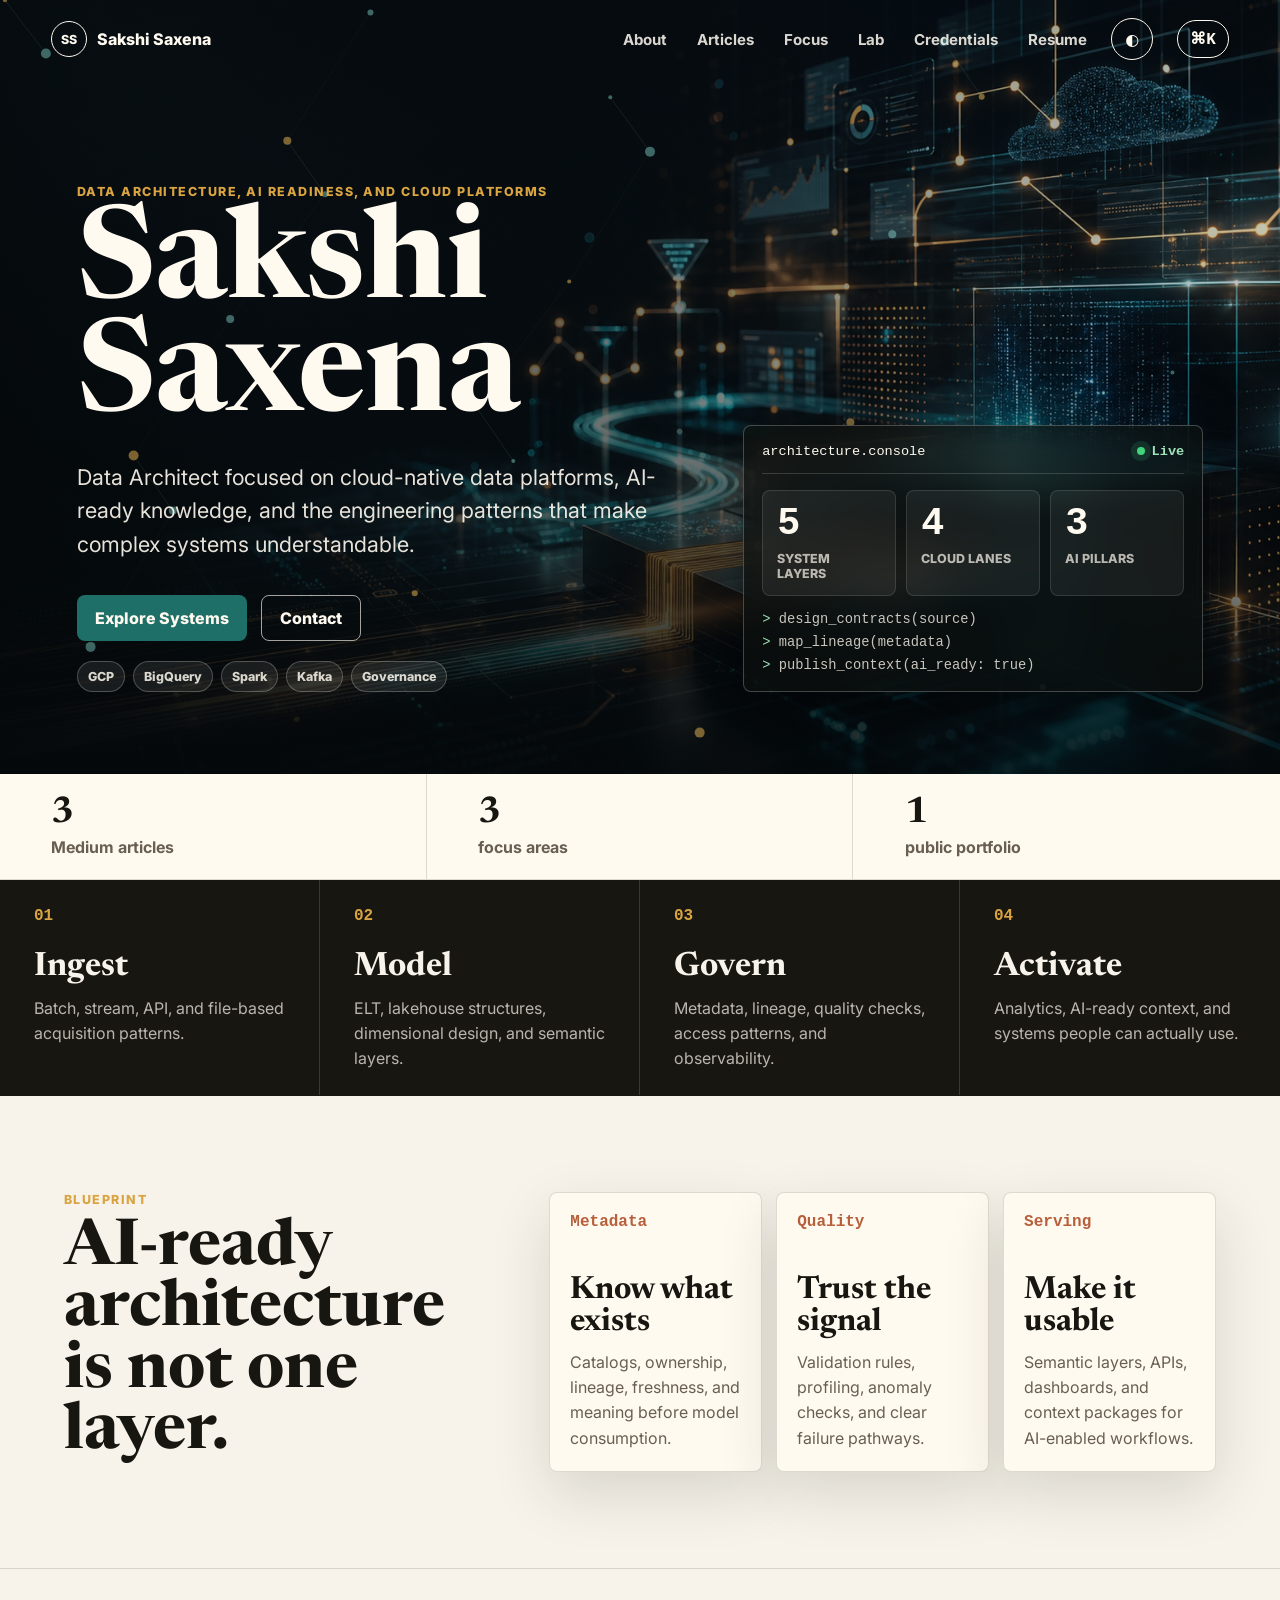
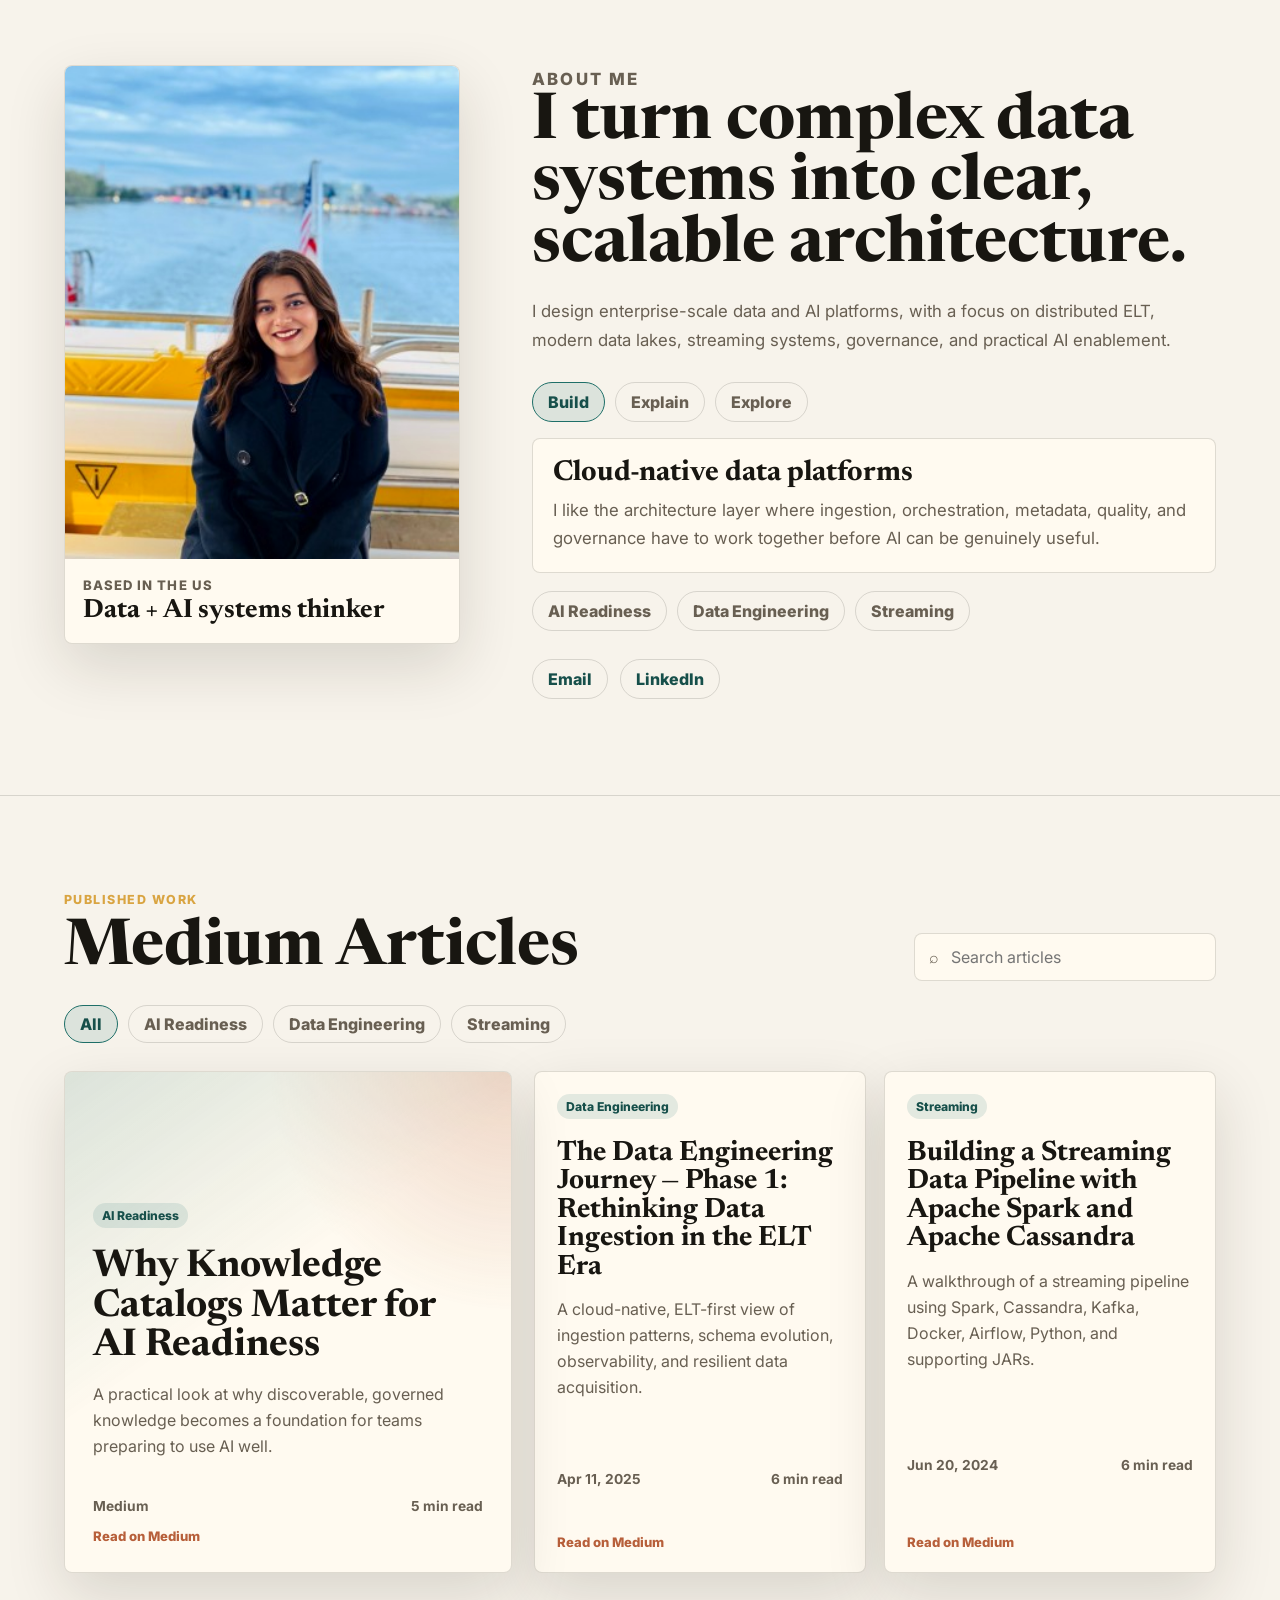
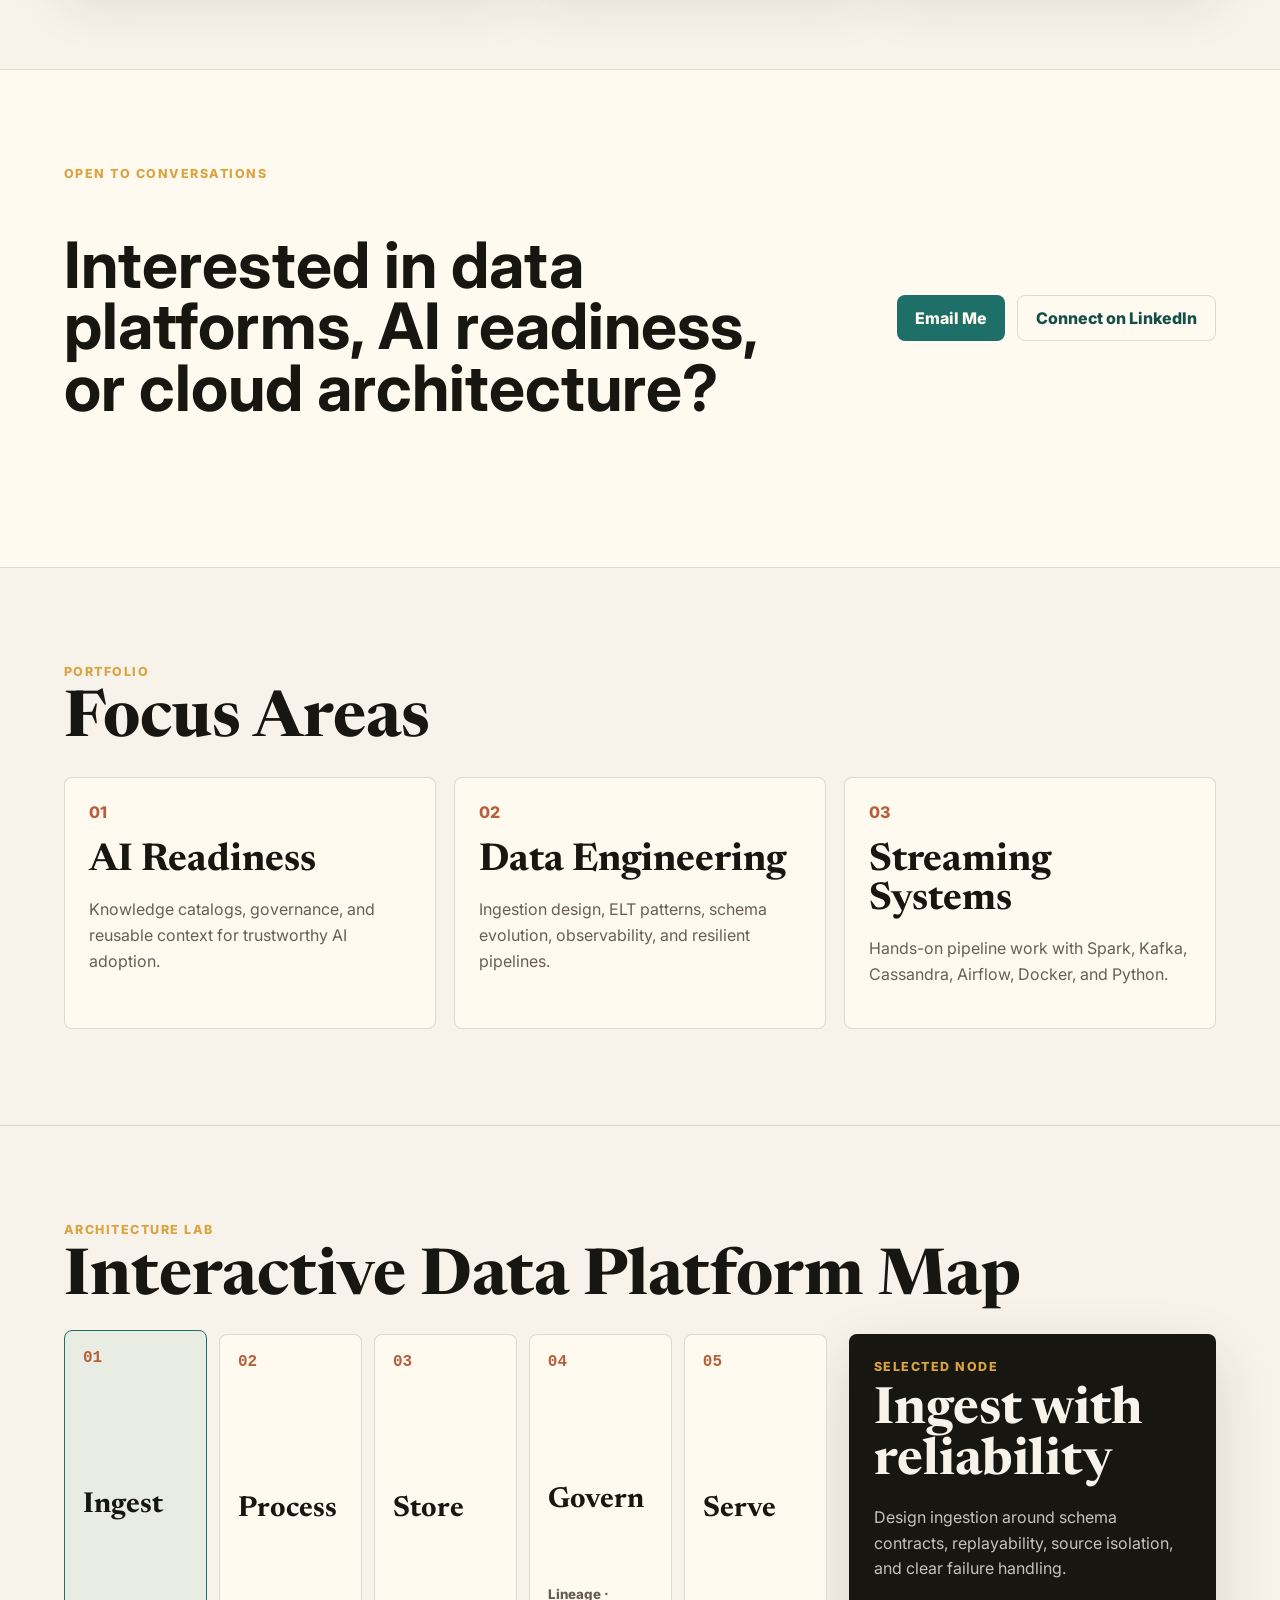
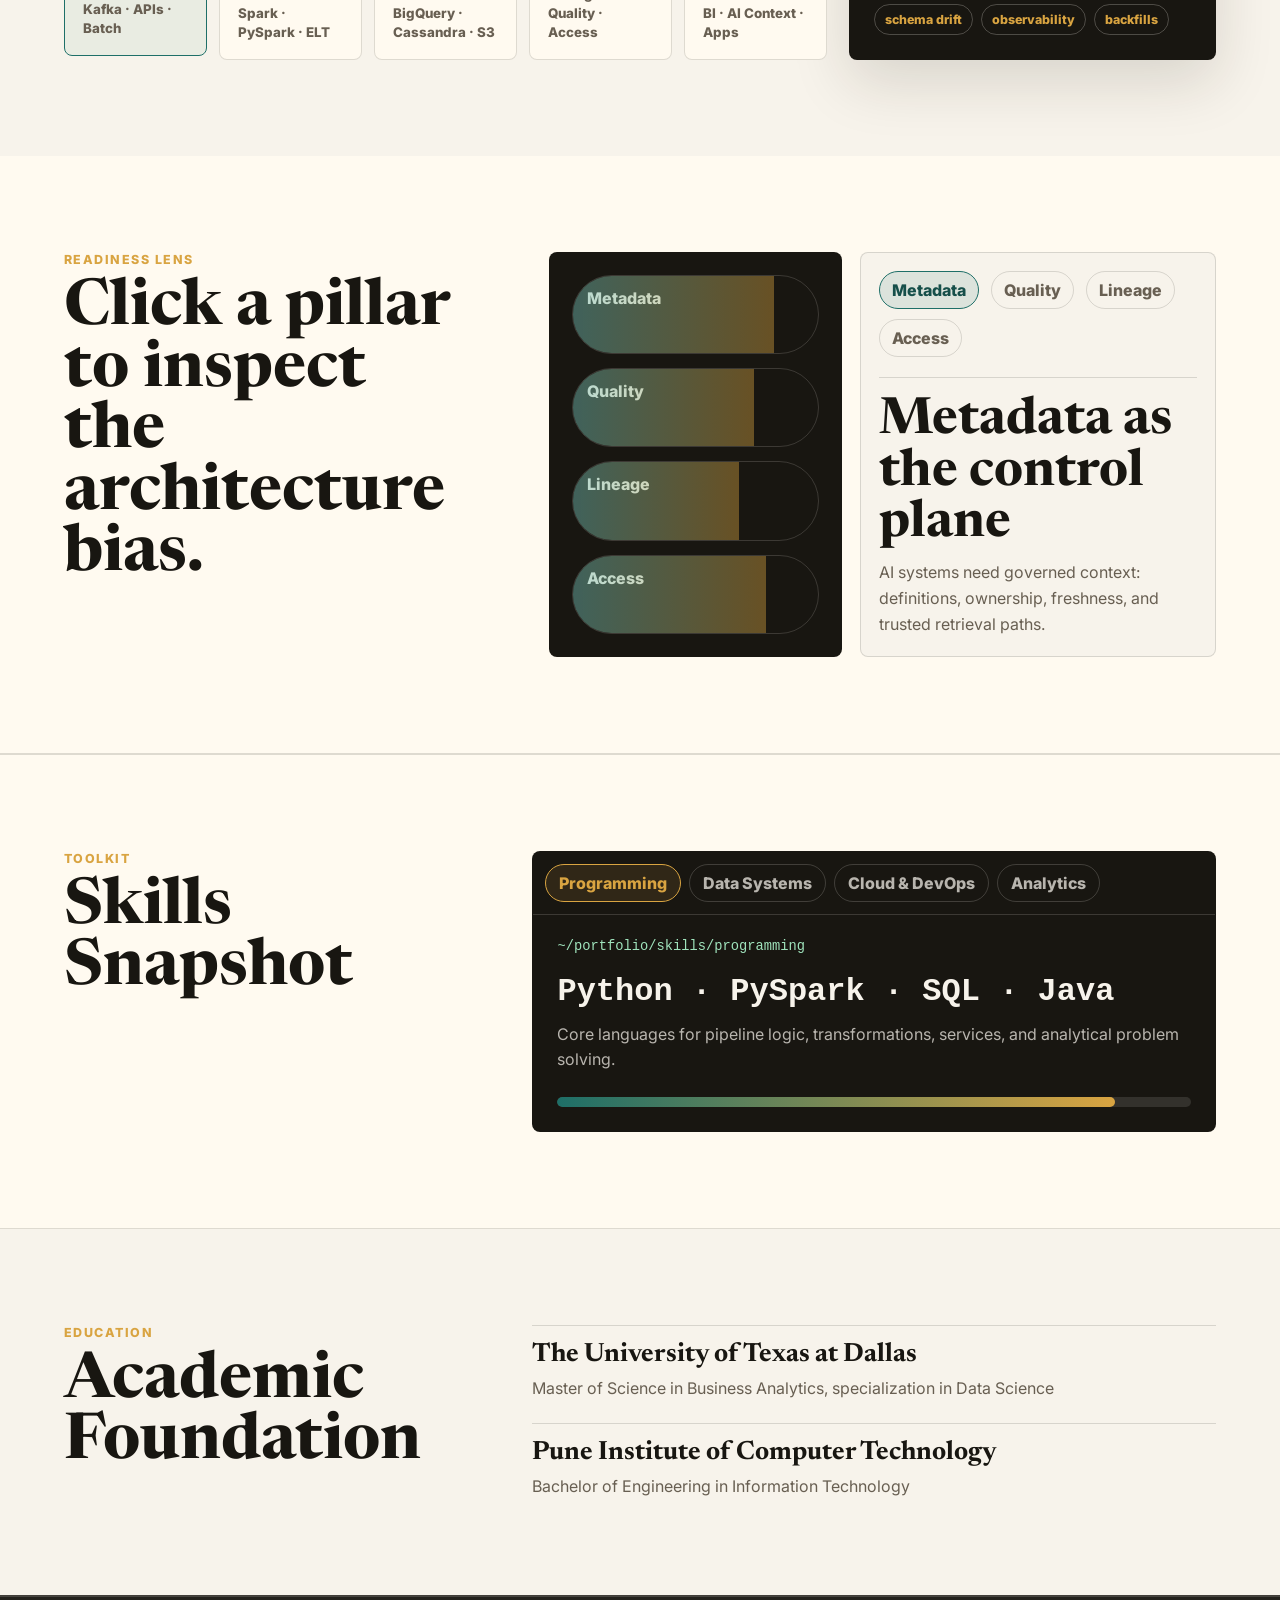
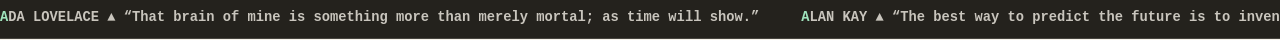
<file: index.html>
<!doctype html>
<html lang="en">
  <head>
    <meta charset="utf-8" />
    <meta name="viewport" content="width=device-width, initial-scale=1" />
    <title>Sakshi Saxena | Data Architect</title>
    <meta
      name="description"
      content="A personal portfolio for data architecture, AI readiness, streaming systems, and cloud-native data platforms by Sakshi Saxena."
    />
    <link rel="preconnect" href="https://fonts.googleapis.com" />
    <link rel="preconnect" href="https://fonts.gstatic.com" crossorigin />
    <link
      href="https://fonts.googleapis.com/css2?family=Inter:wght@400;500;600;700;800&family=Newsreader:opsz,wght@6..72,500;6..72,700&display=swap"
      rel="stylesheet"
    />
    <link rel="stylesheet" href="styles.css" />
  </head>
  <body>
    <header class="site-header" data-header>
      <a class="brand" href="#top" aria-label="Sakshi Saxena home">
        <span class="brand-mark">SS</span>
        <span>Sakshi Saxena</span>
      </a>
      <nav class="nav-links" aria-label="Primary navigation">
        <a href="#about">About</a>
        <a href="#articles">Articles</a>
        <a href="#focus">Focus</a>
        <a href="#lab">Lab</a>
        <a href="credentials.html">Credentials</a>
        <a href="assets/Sakshi_Saxena_resume_2026.pdf" target="_blank" rel="noopener">
          Resume
        </a>
      </nav>
      <button class="icon-button" type="button" data-theme-toggle aria-label="Toggle theme" title="Toggle theme">
        <span aria-hidden="true">◐</span>
      </button>
      <button class="command-button" type="button" data-command-open aria-label="Open command palette">
        <span>⌘K</span>
      </button>
    </header>

    <main id="top">
      <section class="hero" aria-labelledby="hero-title">
        <img
          class="hero-image"
          src="assets/data-architecture-hero.png"
          alt="Abstract cloud data architecture with connected pipelines and system nodes"
        />
        <canvas class="topology-canvas" data-topology aria-hidden="true"></canvas>
        <div class="hero-overlay"></div>
        <div class="hero-layout">
          <div class="hero-content">
            <p class="kicker">Data architecture, AI readiness, and cloud platforms</p>
            <h1 id="hero-title">Sakshi Saxena</h1>
            <p class="hero-copy">
              Data Architect focused on cloud-native data platforms, AI-ready knowledge, and the engineering patterns
              that make complex systems understandable.
            </p>
            <div class="hero-actions">
              <a class="primary-link" href="#lab">Explore Systems</a>
              <a class="ghost-link" href="mailto:sakshisaxena241097@gmail.com">Contact</a>
            </div>
            <div class="hero-badges" aria-label="Architecture strengths">
              <span>GCP</span>
              <span>BigQuery</span>
              <span>Spark</span>
              <span>Kafka</span>
              <span>Governance</span>
            </div>
          </div>
          <aside class="system-card" aria-label="Data platform signal monitor">
            <div class="system-card-header">
              <span>architecture.console</span>
              <span class="live-dot">Live</span>
            </div>
            <div class="signal-grid">
              <div>
                <strong data-count="5">0</strong>
                <span>system layers</span>
              </div>
              <div>
                <strong data-count="4">0</strong>
                <span>cloud lanes</span>
              </div>
              <div>
                <strong data-count="3">0</strong>
                <span>AI pillars</span>
              </div>
            </div>
            <div class="terminal-lines" aria-label="Architecture trace">
              <p><span>&gt;</span> design_contracts(source)</p>
              <p><span>&gt;</span> map_lineage(metadata)</p>
              <p><span>&gt;</span> publish_context(ai_ready: true)</p>
            </div>
          </aside>
        </div>
      </section>

      <section class="intro-strip" aria-label="Portfolio snapshot">
        <div>
          <span class="metric">3</span>
          <span>Medium articles</span>
        </div>
        <div>
          <span class="metric">3</span>
          <span>focus areas</span>
        </div>
        <div>
          <span class="metric">1</span>
          <span>public portfolio</span>
        </div>
      </section>

      <section class="tech-strip" aria-label="Technical operating model">
        <div>
          <span>01</span>
          <strong>Ingest</strong>
          <p>Batch, stream, API, and file-based acquisition patterns.</p>
        </div>
        <div>
          <span>02</span>
          <strong>Model</strong>
          <p>ELT, lakehouse structures, dimensional design, and semantic layers.</p>
        </div>
        <div>
          <span>03</span>
          <strong>Govern</strong>
          <p>Metadata, lineage, quality checks, access patterns, and observability.</p>
        </div>
        <div>
          <span>04</span>
          <strong>Activate</strong>
          <p>Analytics, AI-ready context, and systems people can actually use.</p>
        </div>
      </section>

      <section class="blueprint-section" aria-labelledby="blueprint-title">
        <div>
          <p class="kicker">Blueprint</p>
          <h2 id="blueprint-title">AI-ready architecture is not one layer.</h2>
        </div>
        <div class="blueprint-grid">
          <article>
            <span>Metadata</span>
            <h3>Know what exists</h3>
            <p>Catalogs, ownership, lineage, freshness, and meaning before model consumption.</p>
          </article>
          <article>
            <span>Quality</span>
            <h3>Trust the signal</h3>
            <p>Validation rules, profiling, anomaly checks, and clear failure pathways.</p>
          </article>
          <article>
            <span>Serving</span>
            <h3>Make it usable</h3>
            <p>Semantic layers, APIs, dashboards, and context packages for AI-enabled workflows.</p>
          </article>
        </div>
      </section>

      <section class="about-band" id="about" aria-labelledby="about-title">
        <div class="about-portrait-card">
          <img src="assets/sakshi-about.jpeg" alt="Sakshi Saxena smiling by the water" />
          <div class="portrait-caption">
            <span>Based in the US</span>
            <strong>Data + AI systems thinker</strong>
          </div>
        </div>
        <div class="about-copy">
          <p class="kicker">About Me</p>
          <h2 id="about-title">I turn complex data systems into clear, scalable architecture.</h2>
          <p>
            I design enterprise-scale data and AI platforms, with a focus on distributed ELT, modern data lakes,
            streaming systems, governance, and practical AI enablement.
          </p>
          <div class="about-tabs" role="tablist" aria-label="About Sakshi">
            <button class="about-tab is-active" type="button" data-about-tab="build">Build</button>
            <button class="about-tab" type="button" data-about-tab="explain">Explain</button>
            <button class="about-tab" type="button" data-about-tab="explore">Explore</button>
          </div>
          <div class="about-panel" data-about-panel>
            <h3>Cloud-native data platforms</h3>
            <p>
              I like the architecture layer where ingestion, orchestration, metadata, quality, and governance have to
              work together before AI can be genuinely useful.
            </p>
          </div>
          <div class="about-chips" aria-label="Portfolio themes">
            <button type="button" data-topic-jump="AI Readiness">AI Readiness</button>
            <button type="button" data-topic-jump="Data Engineering">Data Engineering</button>
            <button type="button" data-topic-jump="Streaming">Streaming</button>
          </div>
          <div class="contact-row" aria-label="Contact links">
            <a href="mailto:sakshisaxena241097@gmail.com">Email</a>
            <a href="https://www.linkedin.com/in/sakshisaxena24" target="_blank" rel="noopener">LinkedIn</a>
          </div>
        </div>
      </section>

      <section class="section-shell" id="articles" aria-labelledby="articles-title">
        <div class="section-heading">
          <div>
            <p class="kicker">Published work</p>
            <h2 id="articles-title">Medium Articles</h2>
          </div>
          <div class="article-tools">
            <label class="search-field">
              <span aria-hidden="true">⌕</span>
              <input data-search type="search" placeholder="Search articles" autocomplete="off" />
            </label>
          </div>
        </div>

        <div class="topic-tabs" role="tablist" aria-label="Article topics">
          <button class="topic-tab is-active" type="button" data-topic="All">All</button>
          <button class="topic-tab" type="button" data-topic="AI Readiness">AI Readiness</button>
          <button class="topic-tab" type="button" data-topic="Data Engineering">Data Engineering</button>
          <button class="topic-tab" type="button" data-topic="Streaming">Streaming</button>
        </div>

        <div class="featured-layout">
          <article class="featured-article" data-featured></article>
          <div class="article-grid" data-articles></div>
        </div>
      </section>

      <section class="signal-band" aria-labelledby="signal-title">
        <div>
          <p class="kicker">Open to conversations</p>
          <h2 id="signal-title">Interested in data platforms, AI readiness, or cloud architecture?</h2>
        </div>
        <div class="signal-actions">
          <a class="primary-link" href="mailto:sakshisaxena241097@gmail.com">Email Me</a>
          <a class="outline-link" href="https://www.linkedin.com/in/sakshisaxena24" target="_blank" rel="noopener">
            Connect on LinkedIn
          </a>
        </div>
      </section>

      <section class="section-shell work-section" id="focus" aria-labelledby="work-title">
        <div class="section-heading">
          <div>
            <p class="kicker">Portfolio</p>
            <h2 id="work-title">Focus Areas</h2>
          </div>
        </div>
        <div class="work-grid">
          <article class="work-item">
            <span>01</span>
            <h3>AI Readiness</h3>
            <p>Knowledge catalogs, governance, and reusable context for trustworthy AI adoption.</p>
          </article>
          <article class="work-item">
            <span>02</span>
            <h3>Data Engineering</h3>
            <p>Ingestion design, ELT patterns, schema evolution, observability, and resilient pipelines.</p>
          </article>
          <article class="work-item">
            <span>03</span>
            <h3>Streaming Systems</h3>
            <p>Hands-on pipeline work with Spark, Kafka, Cassandra, Airflow, Docker, and Python.</p>
          </article>
        </div>
      </section>

      <section class="lab-section" id="lab" aria-labelledby="lab-title">
        <div class="section-heading">
          <div>
            <p class="kicker">Architecture lab</p>
            <h2 id="lab-title">Interactive Data Platform Map</h2>
          </div>
        </div>
        <div class="lab-grid">
          <div class="pipeline-map" aria-label="Clickable data platform pipeline">
            <button class="pipeline-node is-active" type="button" data-node="ingest">
              <span>01</span>
              <strong>Ingest</strong>
              <small>Kafka · APIs · Batch</small>
            </button>
            <button class="pipeline-node" type="button" data-node="process">
              <span>02</span>
              <strong>Process</strong>
              <small>Spark · PySpark · ELT</small>
            </button>
            <button class="pipeline-node" type="button" data-node="store">
              <span>03</span>
              <strong>Store</strong>
              <small>BigQuery · Cassandra · S3</small>
            </button>
            <button class="pipeline-node" type="button" data-node="govern">
              <span>04</span>
              <strong>Govern</strong>
              <small>Lineage · Quality · Access</small>
            </button>
            <button class="pipeline-node" type="button" data-node="serve">
              <span>05</span>
              <strong>Serve</strong>
              <small>BI · AI Context · Apps</small>
            </button>
          </div>
          <article class="node-detail" data-node-detail>
            <p class="kicker">Selected node</p>
            <h3>Ingest with reliability</h3>
            <p>
              Design ingestion around schema contracts, replayability, source isolation, and clear failure handling.
            </p>
            <div class="detail-tags">
              <span>schema drift</span>
              <span>observability</span>
              <span>backfills</span>
            </div>
          </article>
        </div>
      </section>

      <section class="readiness-section" aria-labelledby="readiness-title">
        <div>
          <p class="kicker">Readiness lens</p>
          <h2 id="readiness-title">Click a pillar to inspect the architecture bias.</h2>
        </div>
        <div class="readiness-grid">
          <div class="readiness-radar" data-readiness-radar aria-label="AI readiness score visualization">
            <span style="--score: 82%">Metadata</span>
            <span style="--score: 74%">Quality</span>
            <span style="--score: 68%">Lineage</span>
            <span style="--score: 79%">Access</span>
          </div>
          <div class="readiness-panel">
            <button class="readiness-chip is-active" type="button" data-readiness="metadata">Metadata</button>
            <button class="readiness-chip" type="button" data-readiness="quality">Quality</button>
            <button class="readiness-chip" type="button" data-readiness="lineage">Lineage</button>
            <button class="readiness-chip" type="button" data-readiness="access">Access</button>
            <article data-readiness-detail>
              <h3>Metadata as the control plane</h3>
              <p>AI systems need governed context: definitions, ownership, freshness, and trusted retrieval paths.</p>
            </article>
          </div>
        </div>
      </section>

      <section class="skills-band" aria-labelledby="skills-title">
        <div>
          <p class="kicker">Toolkit</p>
          <h2 id="skills-title">Skills Snapshot</h2>
        </div>
        <div class="stack-console">
          <div class="stack-tabs" role="tablist" aria-label="Technology stack">
            <button class="stack-tab is-active" type="button" data-stack="programming">Programming</button>
            <button class="stack-tab" type="button" data-stack="systems">Data Systems</button>
            <button class="stack-tab" type="button" data-stack="cloud">Cloud & DevOps</button>
            <button class="stack-tab" type="button" data-stack="analytics">Analytics</button>
          </div>
          <div class="stack-panel" data-stack-panel>
            <p class="console-path">~/portfolio/skills/programming</p>
            <h3>Python · PySpark · SQL · Java</h3>
            <p>Core languages for pipeline logic, transformations, services, and analytical problem solving.</p>
            <div class="stack-meter" aria-hidden="true"><span style="width: 88%"></span></div>
          </div>
        </div>
      </section>

      <section class="education-band" aria-labelledby="education-title">
        <div>
          <p class="kicker">Education</p>
          <h2 id="education-title">Academic Foundation</h2>
        </div>
        <div class="education-list">
          <article>
            <h3>The University of Texas at Dallas</h3>
            <p>Master of Science in Business Analytics, specialization in Data Science</p>
          </article>
          <article>
            <h3>Pune Institute of Computer Technology</h3>
            <p>Bachelor of Engineering in Information Technology</p>
          </article>
        </div>
      </section>

    </main>

    <footer class="site-footer" aria-label="Footer">
      <div class="footer-tape" aria-label="Famous technology quote ticker">
        <div class="footer-tape-track" data-quote-ticker></div>
      </div>
    </footer>

    <aside class="reader" data-reader aria-hidden="true" aria-label="Article reader">
      <div class="reader-panel" role="dialog" aria-modal="true" aria-labelledby="reader-title">
        <button class="icon-button reader-close" type="button" data-reader-close aria-label="Close article" title="Close">
          <span aria-hidden="true">×</span>
        </button>
        <p class="reader-topic" data-reader-topic></p>
        <h2 id="reader-title" data-reader-title></h2>
        <p class="reader-meta" data-reader-meta></p>
        <div class="reader-body" data-reader-body></div>
      </div>
    </aside>

    <aside class="command-palette" data-command-palette aria-hidden="true" aria-label="Command palette">
      <div class="command-panel" role="dialog" aria-modal="true" aria-labelledby="command-title">
        <div class="command-header">
          <h2 id="command-title">Navigate Portfolio</h2>
          <button class="icon-button" type="button" data-command-close aria-label="Close command palette">×</button>
        </div>
        <div class="command-list">
          <button type="button" data-command-target="#about">About Me</button>
          <button type="button" data-command-target="#articles">Medium Articles</button>
          <button type="button" data-command-target="#focus">Focus Areas</button>
          <button type="button" data-command-target="#lab">Architecture Lab</button>
          <a href="credentials.html">Credentials Gallery</a>
          <a href="assets/Sakshi_Saxena_resume_2026.pdf" target="_blank" rel="noopener">
            Resume
          </a>
          <a href="mailto:sakshisaxena241097@gmail.com">Email Sakshi</a>
        </div>
      </div>
    </aside>

    <script src="script.js"></script>
  </body>
</html>
</file>
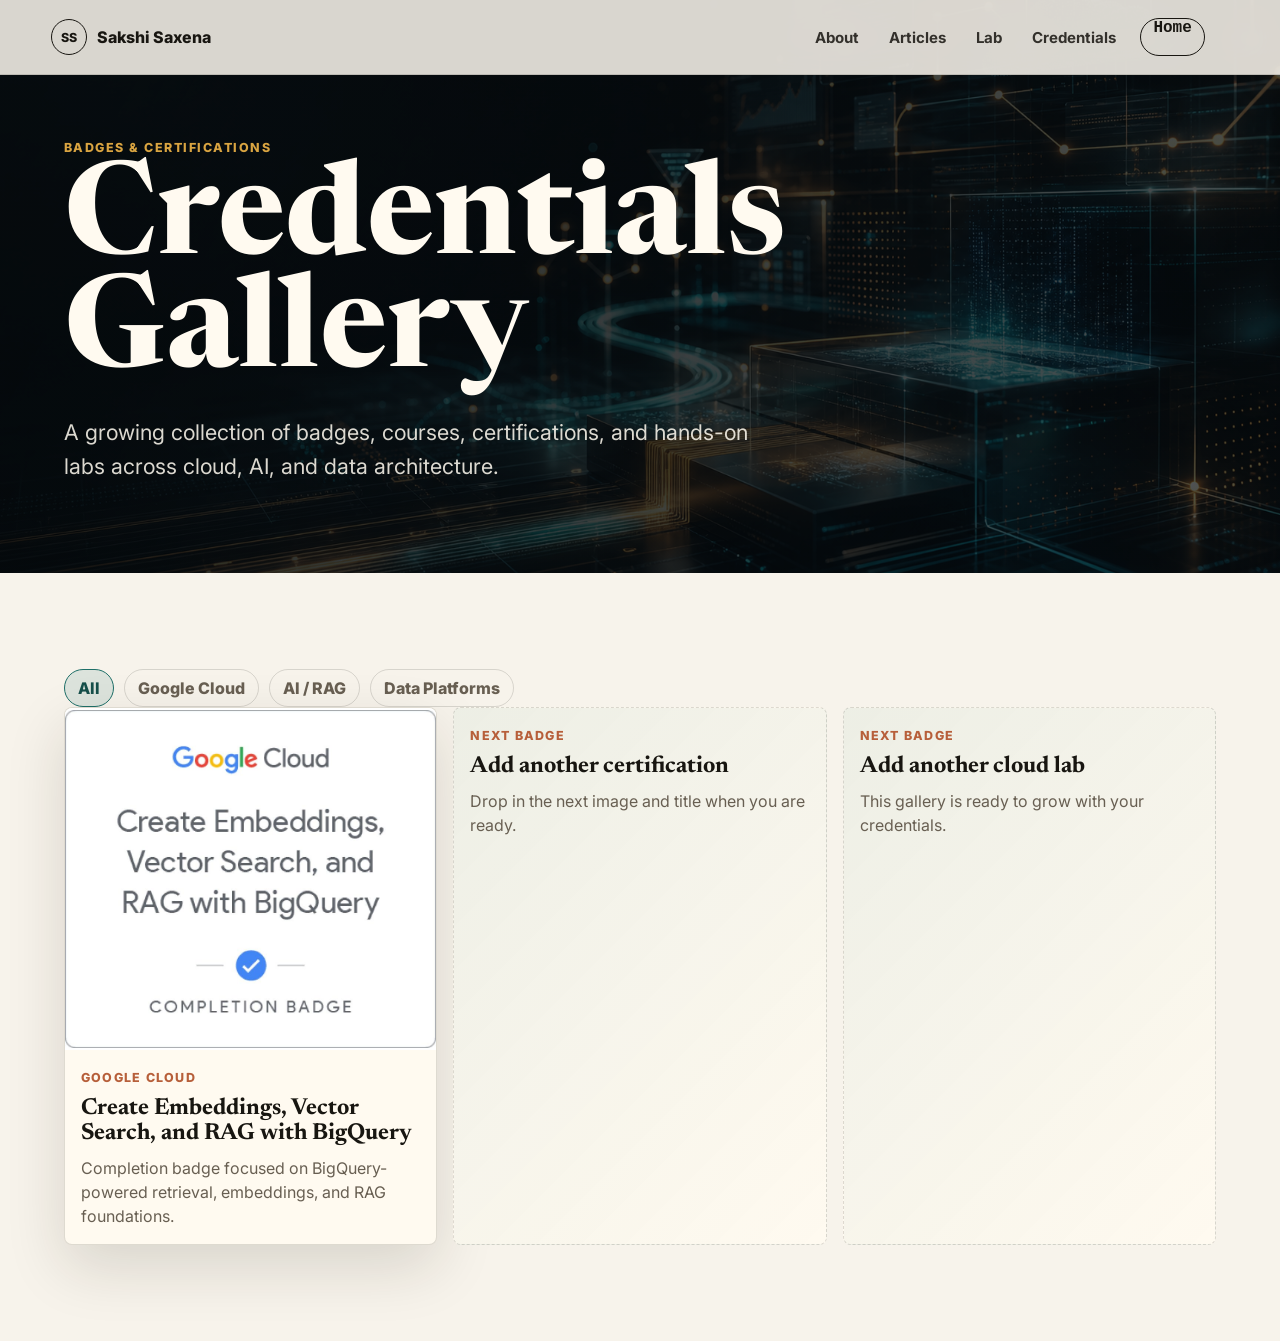
<file: credentials.html>
<!doctype html>
<html lang="en">
  <head>
    <meta charset="utf-8" />
    <meta name="viewport" content="width=device-width, initial-scale=1" />
    <title>Sakshi Saxena | Credentials</title>
    <meta
      name="description"
      content="Badges, certifications, and hands-on cloud, AI, and data architecture credentials for Sakshi Saxena."
    />
    <link rel="preconnect" href="https://fonts.googleapis.com" />
    <link rel="preconnect" href="https://fonts.gstatic.com" crossorigin />
    <link
      href="https://fonts.googleapis.com/css2?family=Inter:wght@400;500;600;700;800&family=Newsreader:opsz,wght@6..72,500;6..72,700&display=swap"
      rel="stylesheet"
    />
    <link rel="stylesheet" href="styles.css" />
  </head>
  <body>
    <header class="site-header is-scrolled">
      <a class="brand" href="index.html" aria-label="Back to Sakshi Saxena home">
        <span class="brand-mark">SS</span>
        <span>Sakshi Saxena</span>
      </a>
      <nav class="nav-links" aria-label="Credentials navigation">
        <a href="index.html#about">About</a>
        <a href="index.html#articles">Articles</a>
        <a href="index.html#lab">Lab</a>
        <a href="credentials.html">Credentials</a>
      </nav>
      <a class="command-button" href="index.html">Home</a>
    </header>

    <main>
      <section class="credentials-hero" aria-labelledby="credentials-title">
        <p class="kicker">Badges & Certifications</p>
        <h1 id="credentials-title">Credentials Gallery</h1>
        <p>
          A growing collection of badges, courses, certifications, and hands-on labs across cloud, AI, and data
          architecture.
        </p>
      </section>

      <section class="credentials-page-section" aria-label="Credential gallery">
        <div class="credential-toolbar" aria-label="Credential filters">
          <button class="credential-filter is-active" type="button">All</button>
          <button class="credential-filter" type="button">Google Cloud</button>
          <button class="credential-filter" type="button">AI / RAG</button>
          <button class="credential-filter" type="button">Data Platforms</button>
        </div>
        <div class="badge-gallery">
          <article class="badge-tile">
            <img
              src="assets/google-cloud-rag-bigquery-badge.jpeg"
              alt="Google Cloud completion badge for Create Embeddings, Vector Search, and RAG with BigQuery"
            />
            <div>
              <span>Google Cloud</span>
              <h3>Create Embeddings, Vector Search, and RAG with BigQuery</h3>
              <p>Completion badge focused on BigQuery-powered retrieval, embeddings, and RAG foundations.</p>
            </div>
          </article>
          <article class="badge-tile badge-placeholder">
            <div>
              <span>Next Badge</span>
              <h3>Add another certification</h3>
              <p>Drop in the next image and title when you are ready.</p>
            </div>
          </article>
          <article class="badge-tile badge-placeholder">
            <div>
              <span>Next Badge</span>
              <h3>Add another cloud lab</h3>
              <p>This gallery is ready to grow with your credentials.</p>
            </div>
          </article>
        </div>
      </section>
    </main>
  </body>
</html>
</file>
<file: styles.css>
:root {
  color-scheme: light;
  --bg: #f7f3eb;
  --bg-strong: #fffaf0;
  --ink: #181611;
  --muted: #685f52;
  --line: rgba(24, 22, 17, 0.14);
  --accent: #1e6f68;
  --accent-strong: #164f4a;
  --clay: #b75f3a;
  --gold: #d9a441;
  --shadow: 0 22px 60px rgba(38, 29, 17, 0.14);
  --radius: 8px;
}

[data-theme="dark"] {
  color-scheme: dark;
  --bg: #151513;
  --bg-strong: #20201c;
  --ink: #f7f1e6;
  --muted: #bdb2a4;
  --line: rgba(247, 241, 230, 0.16);
  --accent: #70bdb3;
  --accent-strong: #a0d8cf;
  --clay: #d8845f;
  --gold: #e4bd62;
  --shadow: 0 22px 60px rgba(0, 0, 0, 0.28);
}

* {
  box-sizing: border-box;
}

html {
  scroll-behavior: smooth;
}

body {
  margin: 0;
  background: var(--bg);
  color: var(--ink);
  font-family: Inter, system-ui, sans-serif;
}

button,
input,
select,
textarea {
  font: inherit;
}

a {
  color: inherit;
  text-decoration: none;
}

.site-header {
  position: fixed;
  top: 0;
  left: 0;
  right: 0;
  z-index: 20;
  display: grid;
  grid-template-columns: 1fr auto auto auto;
  align-items: center;
  gap: 24px;
  padding: 18px clamp(18px, 4vw, 56px);
  color: #fffaf0;
  transition: background 180ms ease, color 180ms ease, border-color 180ms ease;
}

.site-header.is-scrolled {
  background: color-mix(in srgb, var(--bg) 88%, transparent);
  border-bottom: 1px solid var(--line);
  color: var(--ink);
  backdrop-filter: blur(18px);
}

.brand {
  display: inline-flex;
  align-items: center;
  gap: 10px;
  font-weight: 800;
}

.brand-mark {
  display: inline-grid;
  width: 36px;
  height: 36px;
  place-items: center;
  border: 1px solid currentColor;
  border-radius: 50%;
  font-size: 0.78rem;
  letter-spacing: 0;
}

.nav-links {
  display: flex;
  gap: clamp(14px, 3vw, 30px);
  font-size: 0.94rem;
  font-weight: 700;
}

.nav-links a {
  opacity: 0.86;
}

.nav-links a:hover {
  opacity: 1;
}

.icon-button {
  display: inline-grid;
  width: 42px;
  height: 42px;
  place-items: center;
  border: 1px solid currentColor;
  border-radius: 50%;
  background: transparent;
  color: inherit;
  cursor: pointer;
}

.command-button {
  min-height: 38px;
  border: 1px solid currentColor;
  border-radius: 999px;
  background: transparent;
  color: inherit;
  cursor: pointer;
  padding: 0 12px;
  font-family: ui-monospace, SFMono-Regular, Menlo, monospace;
  font-weight: 800;
}

.hero {
  position: relative;
  min-height: 86vh;
  display: grid;
  align-items: end;
  overflow: hidden;
  padding: 130px clamp(20px, 6vw, 86px) 82px;
}

.hero-image,
.topology-canvas,
.hero-overlay {
  position: absolute;
  inset: 0;
}

.hero-image {
  width: 100%;
  height: 100%;
  object-fit: cover;
}

.hero-overlay {
  background:
    linear-gradient(90deg, rgba(4, 8, 10, 0.9), rgba(4, 8, 10, 0.56) 48%, rgba(4, 8, 10, 0.22)),
    linear-gradient(0deg, rgba(4, 8, 10, 0.76), transparent 46%);
}

.topology-canvas {
  z-index: 1;
  width: 100%;
  height: 100%;
  opacity: 0.72;
  mix-blend-mode: screen;
}

.hero-content {
  position: relative;
  width: min(760px, 100%);
  color: #fffaf0;
}

.hero-layout {
  position: relative;
  z-index: 2;
  display: grid;
  grid-template-columns: minmax(0, 1fr) minmax(320px, 460px);
  gap: clamp(24px, 5vw, 64px);
  align-items: end;
  width: 100%;
}

.system-card {
  border: 1px solid rgba(255, 250, 240, 0.24);
  border-radius: var(--radius);
  background: rgba(12, 16, 15, 0.72);
  color: #fffaf0;
  padding: 18px;
  box-shadow: 0 28px 80px rgba(0, 0, 0, 0.36);
  backdrop-filter: blur(18px);
}

.system-card-header {
  display: flex;
  align-items: center;
  justify-content: space-between;
  gap: 16px;
  border-bottom: 1px solid rgba(255, 250, 240, 0.16);
  padding-bottom: 14px;
  font-family: ui-monospace, SFMono-Regular, Menlo, monospace;
  font-size: 0.85rem;
}

.live-dot {
  display: inline-flex;
  align-items: center;
  gap: 7px;
  color: #9fe3bc;
  font-weight: 800;
}

.live-dot::before {
  content: "";
  width: 8px;
  height: 8px;
  border-radius: 50%;
  background: #42d47d;
  box-shadow: 0 0 0 6px rgba(66, 212, 125, 0.14);
}

.signal-grid {
  display: grid;
  grid-template-columns: repeat(3, 1fr);
  gap: 10px;
  margin-top: 16px;
}

.signal-grid div {
  border: 1px solid rgba(255, 250, 240, 0.12);
  border-radius: var(--radius);
  padding: 14px;
  background: rgba(255, 250, 240, 0.06);
}

.signal-grid strong {
  display: block;
  font-family: ui-monospace, SFMono-Regular, Menlo, monospace;
  font-size: clamp(1.7rem, 3vw, 2.4rem);
  line-height: 1;
}

.signal-grid span {
  display: block;
  margin-top: 8px;
  color: rgba(255, 250, 240, 0.7);
  font-size: 0.78rem;
  font-weight: 800;
  text-transform: uppercase;
}

.terminal-lines {
  display: grid;
  gap: 8px;
  margin-top: 16px;
  font-family: ui-monospace, SFMono-Regular, Menlo, monospace;
  font-size: 0.86rem;
}

.terminal-lines p {
  margin: 0;
  color: rgba(255, 250, 240, 0.78);
}

.terminal-lines span {
  color: #9fe3bc;
}

.kicker {
  margin: 0 0 12px;
  color: var(--gold);
  font-size: 0.78rem;
  font-weight: 800;
  letter-spacing: 0.12em;
  text-transform: uppercase;
}

.hero h1,
.section-heading h2,
.about-band h2,
.compose-copy h2,
.skills-band h2,
.education-band h2 {
  margin: 0;
  font-family: Newsreader, Georgia, serif;
  font-weight: 700;
  letter-spacing: 0;
}

.hero h1 {
  font-size: clamp(4rem, 10vw, 9.5rem);
  line-height: 0.88;
}

.hero-copy {
  max-width: 620px;
  margin: 24px 0 0;
  color: rgba(255, 250, 240, 0.9);
  font-size: clamp(1.1rem, 2vw, 1.35rem);
  line-height: 1.55;
}

.hero-actions {
  display: flex;
  flex-wrap: wrap;
  gap: 14px;
  margin-top: 34px;
}

.hero-badges {
  display: flex;
  flex-wrap: wrap;
  gap: 8px;
  margin-top: 20px;
}

.hero-badges span {
  border: 1px solid rgba(255, 250, 240, 0.24);
  border-radius: 999px;
  background: rgba(255, 250, 240, 0.08);
  padding: 7px 10px;
  color: rgba(255, 250, 240, 0.84);
  font-size: 0.78rem;
  font-weight: 800;
}

.primary-link,
.ghost-link,
.outline-link,
.primary-button {
  display: inline-flex;
  min-height: 46px;
  align-items: center;
  justify-content: center;
  border-radius: var(--radius);
  padding: 0 18px;
  font-weight: 800;
}

.primary-link,
.primary-button {
  border: 0;
  background: var(--accent);
  color: #fffaf0;
  cursor: pointer;
}

.primary-link:hover,
.primary-button:hover {
  background: var(--accent-strong);
}

.ghost-link {
  border: 1px solid rgba(255, 250, 240, 0.64);
  color: #fffaf0;
}

.outline-link {
  border: 1px solid var(--line);
  color: var(--accent-strong);
}

.outline-link:hover {
  border-color: var(--accent);
  background: color-mix(in srgb, var(--accent) 12%, transparent);
}

.intro-strip {
  display: grid;
  grid-template-columns: repeat(3, 1fr);
  border-bottom: 1px solid var(--line);
  background: var(--bg-strong);
}

.intro-strip div {
  display: grid;
  gap: 4px;
  padding: 22px clamp(18px, 4vw, 56px);
  border-right: 1px solid var(--line);
  color: var(--muted);
  font-weight: 700;
}

.intro-strip div:last-child {
  border-right: 0;
}

.metric {
  color: var(--ink);
  font-family: Newsreader, Georgia, serif;
  font-size: 2.3rem;
  line-height: 1;
}

.tech-strip {
  display: grid;
  grid-template-columns: repeat(4, 1fr);
  border-bottom: 1px solid var(--line);
  background: var(--ink);
  color: var(--bg);
}

.blueprint-section,
.readiness-section {
  display: grid;
  grid-template-columns: 0.62fr 1fr;
  gap: clamp(24px, 6vw, 72px);
  padding: clamp(56px, 8vw, 96px) clamp(18px, 5vw, 72px);
  border-bottom: 1px solid var(--line);
}

.blueprint-section h2,
.readiness-section h2 {
  margin: 0;
  font-family: Newsreader, Georgia, serif;
  font-size: clamp(2.4rem, 5vw, 5rem);
  line-height: 0.96;
  letter-spacing: 0;
}

.blueprint-grid {
  display: grid;
  grid-template-columns: repeat(3, minmax(0, 1fr));
  gap: 14px;
}

.blueprint-grid article {
  min-height: 280px;
  display: grid;
  align-content: space-between;
  border: 1px solid var(--line);
  border-radius: var(--radius);
  background: var(--bg-strong);
  padding: 20px;
  box-shadow: var(--shadow);
  transition: transform 180ms ease, border-color 180ms ease;
}

.blueprint-grid article:hover {
  transform: translateY(-4px);
  border-color: var(--accent);
}

.blueprint-grid span {
  color: var(--clay);
  font-family: ui-monospace, SFMono-Regular, Menlo, monospace;
  font-weight: 800;
}

.blueprint-grid h3 {
  margin: 42px 0 10px;
  font-family: Newsreader, Georgia, serif;
  font-size: 2rem;
  line-height: 1;
}

.blueprint-grid p {
  margin: 0;
  color: var(--muted);
  line-height: 1.58;
}

.tech-strip div {
  min-height: 190px;
  border-right: 1px solid color-mix(in srgb, var(--bg) 16%, transparent);
  padding: 24px clamp(18px, 3vw, 34px);
}

.tech-strip div:last-child {
  border-right: 0;
}

.tech-strip span {
  color: var(--gold);
  font-family: ui-monospace, SFMono-Regular, Menlo, monospace;
  font-weight: 800;
}

.tech-strip strong {
  display: block;
  margin-top: 26px;
  font-family: Newsreader, Georgia, serif;
  font-size: 2.1rem;
  line-height: 1;
}

.tech-strip p {
  margin: 12px 0 0;
  color: color-mix(in srgb, var(--bg) 72%, transparent);
  line-height: 1.55;
}

.section-shell,
.signal-band,
.about-band,
.lab-section,
.skills-band,
.education-band {
  padding: clamp(56px, 8vw, 96px) clamp(18px, 5vw, 72px);
}

.section-heading {
  display: flex;
  align-items: end;
  justify-content: space-between;
  gap: 24px;
  margin-bottom: 24px;
}

.section-heading h2,
.about-band h2,
.signal-band h2,
.lab-section h2,
.skills-band h2,
.education-band h2 {
  font-size: clamp(2.4rem, 5vw, 5rem);
  line-height: 0.96;
}

.about-band,
.skills-band,
.education-band {
  display: grid;
  grid-template-columns: 0.58fr 1fr;
  gap: clamp(24px, 6vw, 72px);
  align-items: start;
}

.about-band {
  border-bottom: 1px solid var(--line);
}

.about-portrait-card {
  position: sticky;
  top: 96px;
  overflow: hidden;
  border: 1px solid var(--line);
  border-radius: var(--radius);
  background: var(--bg-strong);
  box-shadow: var(--shadow);
}

.about-portrait-card img {
  display: block;
  width: 100%;
  aspect-ratio: 4 / 5;
  object-fit: cover;
  object-position: center;
  filter: saturate(1.03) contrast(1.02);
}

.portrait-caption {
  display: grid;
  gap: 4px;
  padding: 18px;
}

.portrait-caption span {
  color: var(--muted);
  font-size: 0.82rem;
  font-weight: 800;
  letter-spacing: 0.08em;
  text-transform: uppercase;
}

.portrait-caption strong {
  font-family: Newsreader, Georgia, serif;
  font-size: 1.65rem;
  line-height: 1.08;
}

.about-copy p {
  max-width: 760px;
  margin: 0;
  color: var(--muted);
  font-size: 1.05rem;
  line-height: 1.68;
}

.about-copy h2 {
  max-width: 820px;
  margin: 0 0 20px;
}

.about-tabs {
  display: flex;
  flex-wrap: wrap;
  gap: 10px;
  margin-top: 28px;
}

.about-tab,
.about-chips button {
  min-height: 40px;
  border: 1px solid var(--line);
  border-radius: 999px;
  padding: 0 15px;
  background: transparent;
  color: var(--muted);
  cursor: pointer;
  font-weight: 800;
}

.about-tab.is-active,
.about-tab:hover,
.about-chips button:hover {
  border-color: var(--accent);
  background: color-mix(in srgb, var(--accent) 12%, transparent);
  color: var(--accent-strong);
}

.about-panel {
  margin-top: 16px;
  border: 1px solid var(--line);
  border-radius: var(--radius);
  background: var(--bg-strong);
  padding: 20px;
  transition: transform 180ms ease, border-color 180ms ease;
}

.about-panel:hover {
  transform: translateY(-3px);
  border-color: color-mix(in srgb, var(--accent) 42%, var(--line));
}

.about-panel h3 {
  margin: 0 0 8px;
  font-family: Newsreader, Georgia, serif;
  font-size: 1.8rem;
  letter-spacing: 0;
}

.about-panel p {
  margin: 0;
}

.about-chips {
  display: flex;
  flex-wrap: wrap;
  gap: 10px;
  margin-top: 18px;
}

.contact-row {
  display: flex;
  flex-wrap: wrap;
  gap: 12px;
  margin-top: 28px;
}

.contact-row a {
  display: inline-flex;
  min-height: 40px;
  align-items: center;
  border: 1px solid var(--line);
  border-radius: 999px;
  padding: 0 15px;
  color: var(--accent-strong);
  font-weight: 800;
}

.contact-row a:hover {
  border-color: var(--accent);
  background: color-mix(in srgb, var(--accent) 12%, transparent);
}

.search-field {
  display: flex;
  min-width: min(330px, 100%);
  height: 48px;
  align-items: center;
  gap: 10px;
  border: 1px solid var(--line);
  border-radius: var(--radius);
  padding: 0 14px;
  background: var(--bg-strong);
  color: var(--muted);
}

.search-field input {
  width: 100%;
  border: 0;
  outline: 0;
  background: transparent;
  color: var(--ink);
}

.topic-tabs {
  display: flex;
  flex-wrap: wrap;
  gap: 10px;
  margin-bottom: 28px;
}

.topic-tab {
  min-height: 38px;
  border: 1px solid var(--line);
  border-radius: 999px;
  padding: 0 15px;
  background: transparent;
  color: var(--muted);
  cursor: pointer;
  font-weight: 800;
}

.topic-tab.is-active,
.topic-tab:hover {
  border-color: var(--accent);
  background: color-mix(in srgb, var(--accent) 12%, transparent);
  color: var(--accent-strong);
}

.featured-layout {
  display: grid;
  grid-template-columns: minmax(280px, 0.92fr) 1.4fr;
  gap: 22px;
}

.featured-article,
.article-card,
.work-item {
  border: 1px solid var(--line);
  border-radius: var(--radius);
  background: var(--bg-strong);
  box-shadow: var(--shadow);
}

.featured-article {
  position: sticky;
  top: 92px;
  align-self: start;
  min-height: 500px;
  padding: 28px;
  overflow: hidden;
}

.featured-article::before {
  content: "";
  position: absolute;
  inset: 0;
  background:
    linear-gradient(145deg, color-mix(in srgb, var(--accent) 22%, transparent), transparent 44%),
    radial-gradient(circle at top right, color-mix(in srgb, var(--clay) 32%, transparent), transparent 36%);
  opacity: 0.72;
}

.featured-inner {
  position: relative;
  display: grid;
  min-height: 444px;
  align-content: end;
}

.article-grid {
  display: grid;
  grid-template-columns: repeat(2, minmax(0, 1fr));
  gap: 18px;
}

.article-card {
  display: grid;
  min-height: 270px;
  align-content: space-between;
  padding: 22px;
  cursor: pointer;
  transition: transform 180ms ease, border-color 180ms ease;
}

.article-card:hover {
  transform: translateY(-4px);
  border-color: color-mix(in srgb, var(--accent) 42%, var(--line));
}

.article-topic {
  display: inline-flex;
  width: fit-content;
  border-radius: 999px;
  padding: 5px 9px;
  background: color-mix(in srgb, var(--accent) 12%, transparent);
  color: var(--accent-strong);
  font-size: 0.76rem;
  font-weight: 800;
}

.article-card h3,
.featured-article h3,
.work-item h3 {
  margin: 20px 0 10px;
  font-family: Newsreader, Georgia, serif;
  font-size: clamp(1.6rem, 3vw, 2.6rem);
  line-height: 1.02;
  letter-spacing: 0;
}

.article-card h3 {
  font-size: 1.75rem;
}

.article-card p,
.featured-article p,
.work-item p,
.compose-copy p {
  color: var(--muted);
  line-height: 1.62;
}

.medium-hint {
  display: inline-flex;
  width: fit-content;
  margin-top: 14px;
  color: var(--clay);
  font-size: 0.82rem;
  font-weight: 800;
}

.article-meta {
  display: flex;
  justify-content: space-between;
  gap: 12px;
  margin-top: 22px;
  color: var(--muted);
  font-size: 0.86rem;
  font-weight: 700;
}

.signal-band {
  display: grid;
  grid-template-columns: minmax(0, 1fr) auto;
  gap: clamp(24px, 6vw, 72px);
  align-items: center;
  border-block: 1px solid var(--line);
  background: var(--bg-strong);
}

.signal-band h2 {
  max-width: 900px;
}

.signal-actions {
  display: flex;
  flex-wrap: wrap;
  justify-content: flex-end;
  gap: 12px;
}

.work-grid {
  display: grid;
  grid-template-columns: repeat(3, minmax(0, 1fr));
  gap: 18px;
}

.work-item {
  padding: 24px;
  box-shadow: none;
}

.work-item span {
  color: var(--clay);
  font-weight: 800;
}

.lab-section {
  border-top: 1px solid var(--line);
}

.readiness-section {
  background: var(--bg-strong);
}

.readiness-grid {
  display: grid;
  grid-template-columns: minmax(260px, 0.82fr) 1fr;
  gap: 18px;
}

.readiness-radar {
  display: grid;
  gap: 14px;
  border: 1px solid var(--line);
  border-radius: var(--radius);
  background: var(--ink);
  padding: 22px;
  color: var(--bg);
}

.readiness-radar span {
  position: relative;
  overflow: hidden;
  border: 1px solid color-mix(in srgb, var(--bg) 16%, transparent);
  border-radius: 999px;
  padding: 12px 14px;
  font-weight: 800;
}

.readiness-radar span::before {
  content: "";
  position: absolute;
  inset: 0 auto 0 0;
  width: var(--score);
  background: linear-gradient(90deg, rgba(112, 189, 179, 0.46), rgba(217, 164, 65, 0.42));
}

.readiness-radar span {
  isolation: isolate;
}

.readiness-panel {
  border: 1px solid var(--line);
  border-radius: var(--radius);
  background: var(--bg);
  padding: 18px;
}

.readiness-chip {
  min-height: 38px;
  border: 1px solid var(--line);
  border-radius: 999px;
  background: transparent;
  color: var(--muted);
  cursor: pointer;
  margin: 0 8px 10px 0;
  padding: 0 12px;
  font-weight: 800;
}

.readiness-chip.is-active,
.readiness-chip:hover {
  border-color: var(--accent);
  background: color-mix(in srgb, var(--accent) 12%, transparent);
  color: var(--accent-strong);
}

.readiness-panel article {
  border-top: 1px solid var(--line);
  margin-top: 10px;
  padding-top: 18px;
}

.readiness-panel h3 {
  margin: 0 0 10px;
  font-family: Newsreader, Georgia, serif;
  font-size: clamp(2rem, 4vw, 3.4rem);
  line-height: 1;
}

.readiness-panel p {
  margin: 0;
  color: var(--muted);
  line-height: 1.62;
}

.credentials-hero {
  min-height: 54vh;
  display: grid;
  align-content: end;
  padding: 140px clamp(18px, 5vw, 72px) clamp(48px, 8vw, 90px);
  background:
    linear-gradient(120deg, rgba(4, 8, 10, 0.9), rgba(4, 8, 10, 0.68)),
    url("assets/data-architecture-hero.png") center / cover;
  color: #fffaf0;
}

.credentials-hero h1 {
  max-width: 960px;
  margin: 0;
  font-family: Newsreader, Georgia, serif;
  font-size: clamp(4rem, 10vw, 9rem);
  line-height: 0.88;
  letter-spacing: 0;
}

.credentials-hero p:not(.kicker) {
  max-width: 720px;
  margin: 24px 0 0;
  color: rgba(255, 250, 240, 0.86);
  font-size: clamp(1.1rem, 2vw, 1.35rem);
  line-height: 1.55;
}

.credentials-page-section {
  padding: clamp(56px, 8vw, 96px) clamp(18px, 5vw, 72px);
}

.section-note {
  max-width: 520px;
  margin: 18px 0 0;
  color: var(--muted);
  line-height: 1.62;
}

.credentials-board {
  display: grid;
  gap: 18px;
}

.credential-toolbar {
  display: flex;
  flex-wrap: wrap;
  gap: 10px;
}

.credential-filter {
  min-height: 38px;
  border: 1px solid var(--line);
  border-radius: 999px;
  background: transparent;
  color: var(--muted);
  cursor: pointer;
  padding: 0 13px;
  font-weight: 800;
}

.credential-filter.is-active,
.credential-filter:hover {
  border-color: var(--accent);
  background: color-mix(in srgb, var(--accent) 12%, transparent);
  color: var(--accent-strong);
}

.badge-gallery {
  display: grid;
  grid-template-columns: repeat(3, minmax(0, 1fr));
  gap: 16px;
}

.badge-tile {
  display: grid;
  align-content: start;
  border: 1px solid var(--line);
  border-radius: var(--radius);
  background: var(--bg-strong);
  overflow: hidden;
  box-shadow: var(--shadow);
  transition: transform 180ms ease, border-color 180ms ease;
}

.badge-tile:hover {
  transform: translateY(-4px);
  border-color: var(--accent);
}

.badge-tile img {
  width: 100%;
  aspect-ratio: 1 / 0.92;
  object-fit: contain;
  background: #fff;
}

.badge-tile div {
  padding: 16px;
}

.badge-tile span {
  color: var(--clay);
  font-size: 0.78rem;
  font-weight: 800;
  letter-spacing: 0.1em;
  text-transform: uppercase;
}

.badge-tile h3 {
  margin: 10px 0;
  font-family: Newsreader, Georgia, serif;
  font-size: 1.45rem;
  line-height: 1.08;
}

.badge-tile p {
  margin: 0;
  color: var(--muted);
  line-height: 1.5;
}

.badge-placeholder {
  min-height: 330px;
  border-style: dashed;
  box-shadow: none;
  background:
    linear-gradient(135deg, color-mix(in srgb, var(--accent) 8%, transparent), transparent),
    var(--bg-strong);
  place-items: end start;
}

.lab-grid {
  display: grid;
  grid-template-columns: minmax(0, 1.35fr) minmax(300px, 0.65fr);
  gap: 22px;
}

.pipeline-map {
  display: grid;
  grid-template-columns: repeat(5, minmax(0, 1fr));
  gap: 12px;
  position: relative;
}

.pipeline-node {
  min-height: 220px;
  display: grid;
  align-content: space-between;
  border: 1px solid var(--line);
  border-radius: var(--radius);
  background: var(--bg-strong);
  color: var(--ink);
  padding: 18px;
  cursor: pointer;
  text-align: left;
  transition: transform 180ms ease, border-color 180ms ease, background 180ms ease;
}

.pipeline-node:hover,
.pipeline-node.is-active {
  transform: translateY(-4px);
  border-color: var(--accent);
  background: color-mix(in srgb, var(--accent) 10%, var(--bg-strong));
}

.pipeline-node span {
  color: var(--clay);
  font-family: ui-monospace, SFMono-Regular, Menlo, monospace;
  font-weight: 800;
}

.pipeline-node strong {
  display: block;
  margin-top: 44px;
  font-family: Newsreader, Georgia, serif;
  font-size: 1.8rem;
}

.pipeline-node small {
  color: var(--muted);
  font-weight: 800;
  line-height: 1.4;
}

.node-detail {
  border: 1px solid var(--line);
  border-radius: var(--radius);
  background: var(--ink);
  color: var(--bg);
  padding: 24px;
  box-shadow: var(--shadow);
}

.node-detail h3 {
  margin: 0 0 12px;
  font-family: Newsreader, Georgia, serif;
  font-size: clamp(2rem, 4vw, 3.2rem);
  line-height: 1;
}

.node-detail p:not(.kicker) {
  color: color-mix(in srgb, var(--bg) 78%, transparent);
  line-height: 1.62;
}

.detail-tags {
  display: flex;
  flex-wrap: wrap;
  gap: 8px;
  margin-top: 22px;
}

.detail-tags span {
  border: 1px solid color-mix(in srgb, var(--bg) 24%, transparent);
  border-radius: 999px;
  padding: 7px 10px;
  color: var(--gold);
  font-size: 0.78rem;
  font-weight: 800;
}

.skills-band {
  border-block: 1px solid var(--line);
  background: var(--bg-strong);
}

.stack-console {
  border: 1px solid var(--line);
  border-radius: var(--radius);
  background: var(--ink);
  color: var(--bg);
  overflow: hidden;
}

.stack-tabs {
  display: flex;
  flex-wrap: wrap;
  gap: 8px;
  border-bottom: 1px solid color-mix(in srgb, var(--bg) 16%, transparent);
  padding: 12px;
}

.stack-tab {
  min-height: 38px;
  border: 1px solid color-mix(in srgb, var(--bg) 18%, transparent);
  border-radius: 999px;
  background: transparent;
  color: color-mix(in srgb, var(--bg) 72%, transparent);
  cursor: pointer;
  padding: 0 13px;
  font-weight: 800;
}

.stack-tab.is-active,
.stack-tab:hover {
  border-color: var(--gold);
  color: var(--gold);
  background: rgba(217, 164, 65, 0.12);
}

.stack-panel {
  padding: 24px;
}

.console-path {
  margin: 0 0 18px;
  color: #9fe3bc;
  font-family: ui-monospace, SFMono-Regular, Menlo, monospace;
  font-size: 0.86rem;
}

.stack-panel h3 {
  margin: 0 0 10px;
  font-family: ui-monospace, SFMono-Regular, Menlo, monospace;
  font-size: clamp(1.3rem, 3vw, 2rem);
  line-height: 1.25;
}

.stack-panel p:not(.console-path) {
  margin: 0;
  color: color-mix(in srgb, var(--bg) 72%, transparent);
  line-height: 1.6;
}

.stack-meter {
  height: 10px;
  margin-top: 24px;
  overflow: hidden;
  border-radius: 999px;
  background: color-mix(in srgb, var(--bg) 12%, transparent);
}

.stack-meter span {
  display: block;
  height: 100%;
  border-radius: inherit;
  background: linear-gradient(90deg, var(--accent), var(--gold));
}

.skill-groups {
  display: grid;
  grid-template-columns: repeat(2, minmax(0, 1fr));
  gap: 16px;
}

.skill-group,
.education-list article {
  border-top: 1px solid var(--line);
  padding-top: 16px;
}

.skill-group h3,
.education-list h3 {
  margin: 0 0 8px;
  font-family: Newsreader, Georgia, serif;
  font-size: 1.65rem;
  letter-spacing: 0;
}

.skill-group p,
.education-list p {
  margin: 0;
  color: var(--muted);
  line-height: 1.58;
}

.education-list {
  display: grid;
  gap: 22px;
}

.site-footer {
  position: relative;
  min-height: auto;
  display: grid;
  align-content: center;
  border-top: 1px solid color-mix(in srgb, var(--bg) 18%, transparent);
  background: var(--ink);
  color: var(--bg);
  overflow: hidden;
  padding: 0;
}

.footer-tape {
  overflow: hidden;
  border-block: 1px solid color-mix(in srgb, var(--bg) 16%, transparent);
  background: rgba(255, 250, 240, 0.05);
}

.footer-tape-track {
  display: flex;
  width: max-content;
  gap: 42px;
  padding: 13px 0;
  animation: footerTapeMove 40s linear infinite;
}

.footer-tape-track span {
  color: color-mix(in srgb, var(--bg) 78%, transparent);
  font-family: ui-monospace, SFMono-Regular, Menlo, monospace;
  font-size: 0.86rem;
  font-weight: 800;
  white-space: nowrap;
}

.footer-tape-track span::first-letter {
  color: #9fe3bc;
}

@keyframes footerTapeMove {
  from {
    transform: translateX(0);
  }
  to {
    transform: translateX(-50%);
  }
}

.reader {
  position: fixed;
  inset: 0;
  z-index: 30;
  display: none;
  justify-content: end;
  background: rgba(10, 10, 8, 0.5);
}

.command-palette {
  position: fixed;
  inset: 0;
  z-index: 40;
  display: none;
  place-items: start center;
  padding: 12vh 18px 18px;
  background: rgba(10, 10, 8, 0.56);
  backdrop-filter: blur(10px);
}

.command-palette.is-open {
  display: grid;
}

.command-panel {
  width: min(620px, 100%);
  border: 1px solid var(--line);
  border-radius: var(--radius);
  background: var(--bg);
  box-shadow: var(--shadow);
  overflow: hidden;
}

.command-header {
  display: flex;
  align-items: center;
  justify-content: space-between;
  gap: 14px;
  border-bottom: 1px solid var(--line);
  padding: 16px;
}

.command-header h2 {
  margin: 0;
  font-family: Newsreader, Georgia, serif;
  font-size: 2rem;
}

.command-list {
  display: grid;
  padding: 10px;
}

.command-list button,
.command-list a {
  display: flex;
  min-height: 50px;
  align-items: center;
  border: 0;
  border-radius: var(--radius);
  background: transparent;
  color: var(--ink);
  cursor: pointer;
  padding: 0 12px;
  text-align: left;
  font-weight: 800;
}

.command-list button:hover,
.command-list a:hover {
  background: color-mix(in srgb, var(--accent) 12%, transparent);
  color: var(--accent-strong);
}

.reader.is-open {
  display: flex;
}

.reader-panel {
  width: min(720px, 100%);
  height: 100%;
  overflow: auto;
  background: var(--bg);
  color: var(--ink);
  padding: clamp(24px, 5vw, 56px);
  box-shadow: var(--shadow);
}

.reader-close {
  margin-left: auto;
}

.reader-topic {
  color: var(--accent-strong);
  font-weight: 800;
  text-transform: uppercase;
  letter-spacing: 0.12em;
}

.reader-panel h2 {
  margin: 12px 0;
  font-family: Newsreader, Georgia, serif;
  font-size: clamp(2.4rem, 6vw, 4.8rem);
  line-height: 0.98;
  letter-spacing: 0;
}

.reader-meta {
  color: var(--muted);
  font-weight: 700;
}

.reader-body {
  margin-top: 32px;
  color: var(--ink);
  font-family: Newsreader, Georgia, serif;
  font-size: 1.4rem;
  line-height: 1.62;
}

.reader-link {
  width: fit-content;
  margin-top: 12px;
  font-family: Inter, system-ui, sans-serif;
  font-size: 1rem;
}

.empty-state {
  grid-column: 1 / -1;
  border: 1px dashed var(--line);
  border-radius: var(--radius);
  padding: 32px;
  color: var(--muted);
  text-align: center;
}

@media (max-width: 900px) {
  .site-header {
    grid-template-columns: 1fr auto auto;
    gap: 10px;
    padding: 12px 14px;
  }

  .nav-links {
    grid-column: 1 / -1;
    display: flex;
    gap: 8px;
    overflow-x: auto;
    padding: 6px 0 2px;
    scrollbar-width: none;
    font-size: 0.82rem;
    white-space: nowrap;
  }

  .nav-links::-webkit-scrollbar {
    display: none;
  }

  .nav-links a {
    flex: 0 0 auto;
    border: 1px solid color-mix(in srgb, currentColor 28%, transparent);
    border-radius: 999px;
    padding: 7px 10px;
  }

  .intro-strip,
  .tech-strip,
  .blueprint-section,
  .featured-layout,
  .signal-band,
  .about-band,
  .lab-grid,
  .readiness-section,
  .readiness-grid,
  .work-grid,
  .skills-band,
  .education-band {
    grid-template-columns: 1fr;
  }

  .skill-groups {
    grid-template-columns: 1fr;
  }

  .hero-layout,
  .pipeline-map,
  .blueprint-grid,
  .badge-gallery {
    grid-template-columns: 1fr;
  }

  .tech-strip {
    grid-template-columns: repeat(2, 1fr);
  }

  .signal-actions {
    justify-content: flex-start;
  }

  .featured-article {
    position: relative;
    top: auto;
    min-height: 360px;
  }

  .about-portrait-card {
    position: relative;
    top: auto;
    max-width: 520px;
  }

  .featured-inner {
    min-height: 300px;
  }

  .article-grid {
    grid-template-columns: 1fr;
  }
}

@media (max-width: 620px) {
  body {
    overflow-x: hidden;
  }

  .brand span:last-child {
    max-width: 150px;
    overflow: hidden;
    text-overflow: ellipsis;
    white-space: nowrap;
  }

  .brand-mark {
    width: 32px;
    height: 32px;
  }

  .icon-button {
    width: 36px;
    height: 36px;
  }

  .command-button {
    min-height: 36px;
    padding: 0 10px;
  }

  .hero {
    min-height: auto;
    padding: 142px 16px 42px;
  }

  .hero h1 {
    font-size: clamp(3.25rem, 17vw, 4.9rem);
    line-height: 0.92;
  }

  .hero-copy {
    margin-top: 18px;
    font-size: 1rem;
  }

  .hero-actions {
    gap: 10px;
    margin-top: 24px;
  }

  .primary-link,
  .ghost-link,
  .outline-link,
  .primary-button {
    width: 100%;
    min-height: 44px;
  }

  .hero-badges {
    gap: 6px;
  }

  .system-card {
    padding: 14px;
  }

  .signal-grid {
    gap: 8px;
  }

  .signal-grid div {
    padding: 10px;
  }

  .signal-grid strong {
    font-size: 1.45rem;
  }

  .terminal-lines {
    font-size: 0.74rem;
    overflow-wrap: anywhere;
  }

  .intro-strip {
    grid-template-columns: 1fr;
  }

  .section-shell,
  .signal-band,
  .about-band,
  .lab-section,
  .skills-band,
  .education-band,
  .blueprint-section,
  .readiness-section,
  .credentials-page-section {
    padding: 44px 16px;
  }

  .section-heading h2,
  .about-band h2,
  .signal-band h2,
  .lab-section h2,
  .skills-band h2,
  .education-band h2,
  .blueprint-section h2,
  .readiness-section h2 {
    font-size: clamp(2.15rem, 12vw, 3.2rem);
  }

  .section-heading {
    display: grid;
    align-items: start;
  }

  .about-portrait-card img {
    aspect-ratio: 1 / 1;
  }

  .featured-article {
    min-height: auto;
    padding: 20px;
  }

  .featured-inner {
    min-height: 280px;
  }

  .article-card {
    min-height: auto;
    padding: 18px;
  }

  .article-card h3,
  .featured-article h3,
  .work-item h3 {
    font-size: 1.55rem;
  }

  .blueprint-grid article,
  .pipeline-node {
    min-height: auto;
  }

  .pipeline-node strong {
    margin-top: 28px;
  }

  .node-detail,
  .stack-panel,
  .readiness-panel {
    padding: 18px;
  }

  .readiness-chip,
  .stack-tab,
  .topic-tab,
  .about-tab,
  .about-chips button {
    min-height: 36px;
    padding-inline: 11px;
    font-size: 0.86rem;
  }

  .credentials-hero {
    min-height: auto;
    padding: 130px 16px 50px;
  }

  .credentials-hero h1 {
    font-size: clamp(3.1rem, 17vw, 4.8rem);
  }

  .badge-placeholder {
    min-height: 220px;
  }

  .footer-tape-track {
    gap: 24px;
    padding: 11px 0;
    animation-duration: 52s;
  }

  .footer-tape-track span {
    font-size: 0.76rem;
  }

  .intro-strip div {
    border-right: 0;
    border-bottom: 1px solid var(--line);
  }

  .signal-grid,
  .tech-strip {
    grid-template-columns: 1fr;
  }

  .tech-strip div {
    min-height: auto;
    border-right: 0;
    border-bottom: 1px solid color-mix(in srgb, var(--bg) 16%, transparent);
  }

  .intro-strip div:last-child {
    border-bottom: 0;
  }

  .article-tools,
  .search-field {
    width: 100%;
  }
}
</file>
